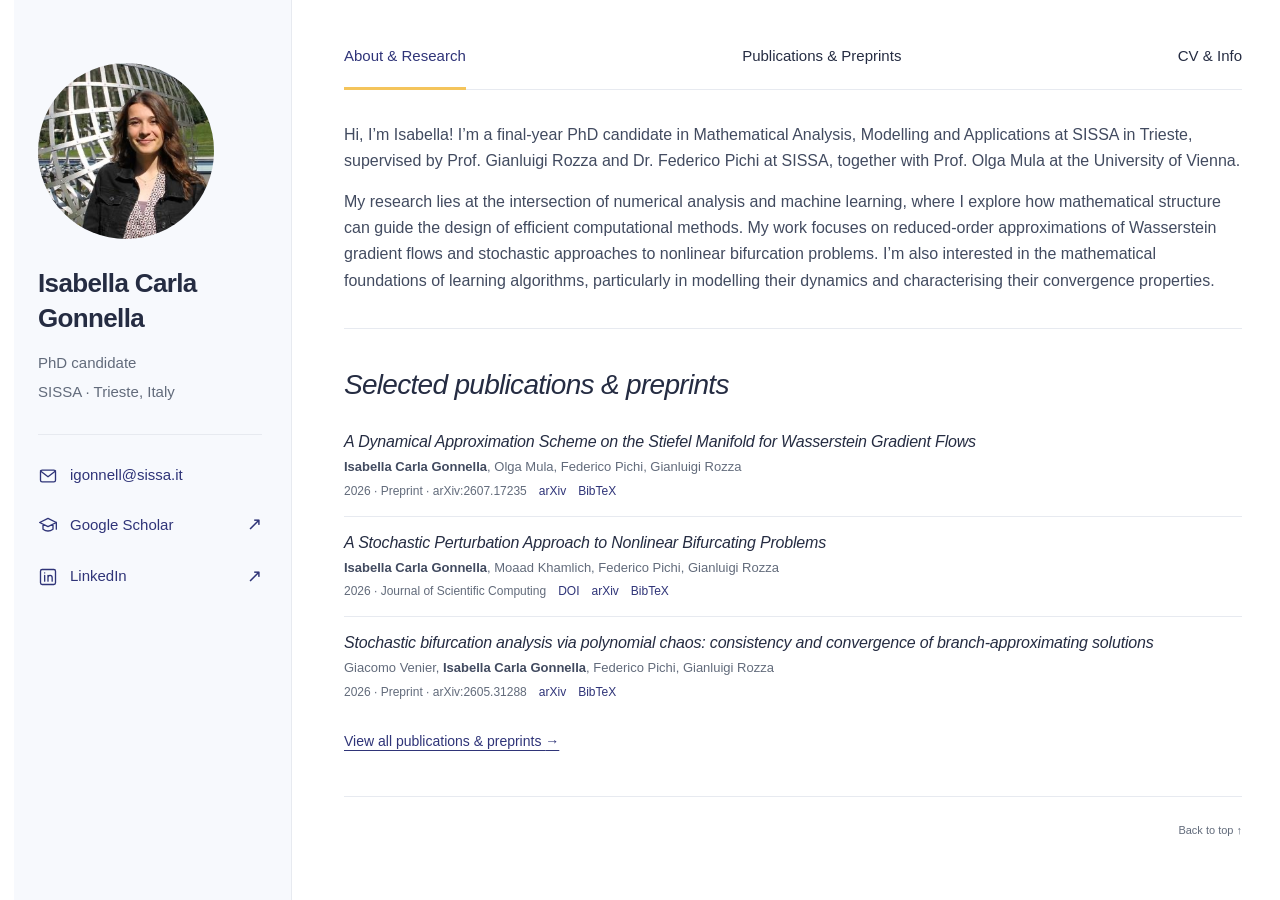
<file: index.html>
<!doctype html>
<html lang="en">
<head>
  <meta charset="utf-8">
  <meta name="viewport" content="width=device-width, initial-scale=1">
  <meta name="color-scheme" content="light">
  <title>Isabella Carla Gonnella | Numerical Analysis &amp; Machine Learning</title>
  <meta name="description" content="PhD candidate at SISSA working at the intersection of numerical analysis and machine learning, with a focus on gradient flows, model order reduction and the mathematical foundations of learning algorithms.">
  <link rel="canonical" href="https://icgonnella.github.io/">
  <meta property="og:type" content="website">
  <meta property="og:title" content="Isabella Carla Gonnella | Numerical Analysis &amp; Machine Learning">
  <meta property="og:description" content="PhD candidate at SISSA working at the intersection of numerical analysis and machine learning, with a focus on gradient flows, model order reduction and the mathematical foundations of learning algorithms.">
  <meta property="og:url" content="https://icgonnella.github.io/">
  <meta property="og:image" content="https://icgonnella.github.io/img/IMG_4990.JPG">
  <meta property="og:image:alt" content="Isabella Carla Gonnella">
  <link rel="icon" href="assets/favicon.svg" type="image/svg+xml">
  <link rel="stylesheet" href="assets/styles.css">
  <script src="assets/site.js" defer></script>
  <script type="application/ld+json">{"@context": "https://schema.org", "@type": "Person", "name": "Isabella Carla Gonnella", "url": "https://icgonnella.github.io/", "jobTitle": "PhD candidate", "description": "PhD candidate at SISSA working at the intersection of numerical analysis and machine learning, with a focus on gradient flows, model order reduction and the mathematical foundations of learning algorithms.", "affiliation": {"@type": "Organization", "name": "SISSA"}, "image": "https://icgonnella.github.io/img/IMG_4990.JPG", "sameAs": ["https://scholar.google.com/citations?user=Lejdc3QAAAAJ", "https://www.linkedin.com/in/isabella-carla-gonnella-225a92213/"]}</script>
</head>
<body>
  <a class="skip-link" href="#main">Skip to content</a>
  <div class="site-layout">
    <aside class="sidebar" aria-label="Profile">
      <div class="profile">
        <img class="portrait" src="img/IMG_4990.JPG" alt="Isabella Carla Gonnella" width="176" height="176" fetchpriority="high">
        <div class="identity">
          <h1>Isabella Carla<br>Gonnella</h1>
          <p class="role">PhD candidate</p>
          <p class="affiliation"><a href="https://www.sissa.it/">SISSA</a> · Trieste, Italy</p>
        </div>
      </div>
      <nav class="profile-links" aria-label="Email and academic profiles">
        <a class="sidebar-email" href="mailto:igonnell@sissa.it"><svg viewBox="0 0 24 24" aria-hidden="true"><rect x="3" y="5" width="18" height="14" rx="2"/><path d="m3 6 9 7 9-7"/></svg><span>igonnell@sissa.it</span></a>
        <a href="https://scholar.google.com/citations?user=Lejdc3QAAAAJ"><svg viewBox="0 0 24 24" aria-hidden="true"><path d="m2 9 10-5 10 5-10 5-10-5Zm4 2v6c4 3 8 3 12 0v-6M22 9v8"/></svg><span>Google Scholar</span><span class="external" aria-hidden="true">↗</span></a>
        <a href="https://www.linkedin.com/in/isabella-carla-gonnella-225a92213/"><svg viewBox="0 0 24 24" aria-hidden="true"><rect x="3" y="3" width="18" height="18" rx="2"/><path d="M8 10v7m0-10v.1M12 17v-7m0 3c0-4 5-4 5 0v4"/></svg><span>LinkedIn</span><span class="external" aria-hidden="true">↗</span></a>
      </nav>
    </aside>
    <div class="content-column">
      <nav class="main-nav" aria-label="Main navigation">
        <a href="#about" aria-current="location">About &amp; Research</a>
<a href="publications.html">Publications &amp; Preprints</a>
<a href="cv.html">CV &amp; Info</a>
      </nav>
      <main id="main">
        <section class="about-section" id="about" aria-labelledby="about-title">
  <h2 id="about-title" class="visually-hidden">About &amp; Research</h2>
  <p>Hi, I’m Isabella! I’m a final-year PhD candidate in Mathematical Analysis, Modelling and Applications at SISSA in Trieste, supervised by Prof. Gianluigi Rozza and Dr. Federico Pichi at SISSA, together with Prof. Olga Mula at the University of Vienna.</p>
<p>My research lies at the intersection of numerical analysis and machine learning, where I explore how mathematical structure can guide the design of efficient computational methods. My work focuses on reduced-order approximations of Wasserstein gradient flows and stochastic approaches to nonlinear bifurcation problems. I’m also interested in the mathematical foundations of learning algorithms, particularly in modelling their dynamics and characterising their convergence properties.</p>
</section>
<section class="content-section publications-section" id="publications" aria-labelledby="publications-title">
  <div class="section-heading"><h2 id="publications-title">Selected publications &amp; preprints</h2></div>
  <ol class="paper-list" aria-label="Selected publications and preprints"><li class="paper">
      <article aria-labelledby="title-gonnella2026wasserstein">
        <h3 id="title-gonnella2026wasserstein"><a href="https://doi.org/10.48550/arXiv.2607.17235">A Dynamical Approximation Scheme on the Stiefel Manifold for Wasserstein Gradient Flows</a></h3>
        <p class="paper-authors"><strong>Isabella Carla Gonnella</strong>, Olga Mula, Federico Pichi, Gianluigi Rozza</p>
        <div class="paper-meta">
          <p class="paper-venue">2026 · Preprint · arXiv:2607.17235</p>
          <div class="paper-actions"><a href="https://arxiv.org/abs/2607.17235">arXiv</a>
          <details class="citation"><summary>BibTeX<span class="visually-hidden"> for A Dynamical Approximation Scheme on the Stiefel Manifold for Wasserstein Gradient Flows</span></summary>
            <div class="citation-panel"><pre><code id="bib-gonnella2026wasserstein">@misc{gonnella2026wasserstein,
  title = {{A Dynamical Approximation Scheme on the Stiefel Manifold for Wasserstein Gradient Flows}},
  author = {Isabella Carla Gonnella and Olga Mula and Federico Pichi and Gianluigi Rozza},
  year = {2026},
  doi = {10.48550/arXiv.2607.17235},
  eprint = {2607.17235},
  archivePrefix = {arXiv},
  primaryClass = {math.NA}
}
</code></pre>
              <div class="citation-tools"><button type="button" class="copy-citation" data-copy="bib-gonnella2026wasserstein" hidden>Copy citation</button><a href="files/gonnella2026wasserstein.bib" download>Download .bib</a></div>
            </div>
          </details>
          </div>
        </div>
      </article>
    </li>
<li class="paper">
      <article aria-labelledby="title-gonnella2026stochastic">
        <h3 id="title-gonnella2026stochastic"><a href="https://doi.org/10.1007/s10915-026-03338-0">A Stochastic Perturbation Approach to Nonlinear Bifurcating Problems</a></h3>
        <p class="paper-authors"><strong>Isabella Carla Gonnella</strong>, Moaad Khamlich, Federico Pichi, Gianluigi Rozza</p>
        <div class="paper-meta">
          <p class="paper-venue">2026 · Journal of Scientific Computing</p>
          <div class="paper-actions"><a href="https://doi.org/10.1007/s10915-026-03338-0">DOI<span class="visually-hidden"> for A Stochastic Perturbation Approach to Nonlinear Bifurcating Problems</span></a><a href="https://arxiv.org/abs/2402.16803">arXiv</a>
          <details class="citation"><summary>BibTeX<span class="visually-hidden"> for A Stochastic Perturbation Approach to Nonlinear Bifurcating Problems</span></summary>
            <div class="citation-panel"><pre><code id="bib-gonnella2026stochastic">@article{gonnella2026stochastic,
  title = {{A Stochastic Perturbation Approach to Nonlinear Bifurcating Problems}},
  author = {Isabella Carla Gonnella and Moaad Khamlich and Federico Pichi and Gianluigi Rozza},
  year = {2026},
  journal = {Journal of Scientific Computing},
  volume = {108},
  number = {1},
  pages = {20},
  doi = {10.1007/s10915-026-03338-0},
  eprint = {2402.16803},
  archivePrefix = {arXiv},
  primaryClass = {math.NA}
}
</code></pre>
              <div class="citation-tools"><button type="button" class="copy-citation" data-copy="bib-gonnella2026stochastic" hidden>Copy citation</button><a href="files/gonnella2026stochastic.bib" download>Download .bib</a></div>
            </div>
          </details>
          </div>
        </div>
      </article>
    </li>
<li class="paper">
      <article aria-labelledby="title-venier2026bifurcation">
        <h3 id="title-venier2026bifurcation"><a href="https://doi.org/10.48550/arXiv.2605.31288">Stochastic bifurcation analysis via polynomial chaos: consistency and convergence of branch-approximating solutions</a></h3>
        <p class="paper-authors">Giacomo Venier, <strong>Isabella Carla Gonnella</strong>, Federico Pichi, Gianluigi Rozza</p>
        <div class="paper-meta">
          <p class="paper-venue">2026 · Preprint · arXiv:2605.31288</p>
          <div class="paper-actions"><a href="https://arxiv.org/abs/2605.31288">arXiv</a>
          <details class="citation"><summary>BibTeX<span class="visually-hidden"> for Stochastic bifurcation analysis via polynomial chaos: consistency and convergence of branch-approximating solutions</span></summary>
            <div class="citation-panel"><pre><code id="bib-venier2026bifurcation">@misc{venier2026bifurcation,
  title = {{Stochastic bifurcation analysis via polynomial chaos: consistency and convergence of branch-approximating solutions}},
  author = {Giacomo Venier and Isabella Carla Gonnella and Federico Pichi and Gianluigi Rozza},
  year = {2026},
  doi = {10.48550/arXiv.2605.31288},
  eprint = {2605.31288},
  archivePrefix = {arXiv},
  primaryClass = {math.NA}
}
</code></pre>
              <div class="citation-tools"><button type="button" class="copy-citation" data-copy="bib-venier2026bifurcation" hidden>Copy citation</button><a href="files/venier2026bifurcation.bib" download>Download .bib</a></div>
            </div>
          </details>
          </div>
        </div>
      </article>
    </li></ol>
  <p class="all-publications-link"><a href="publications.html">View all publications &amp; preprints <span aria-hidden="true">→</span></a></p>
</section>

      </main>
      <footer class="site-footer"><a href="#about">Back to top <span aria-hidden="true">↑</span></a></footer>
    </div>
  </div>
  <p id="copy-status" class="visually-hidden" role="status" aria-live="polite"></p>
</body>
</html>
</file>
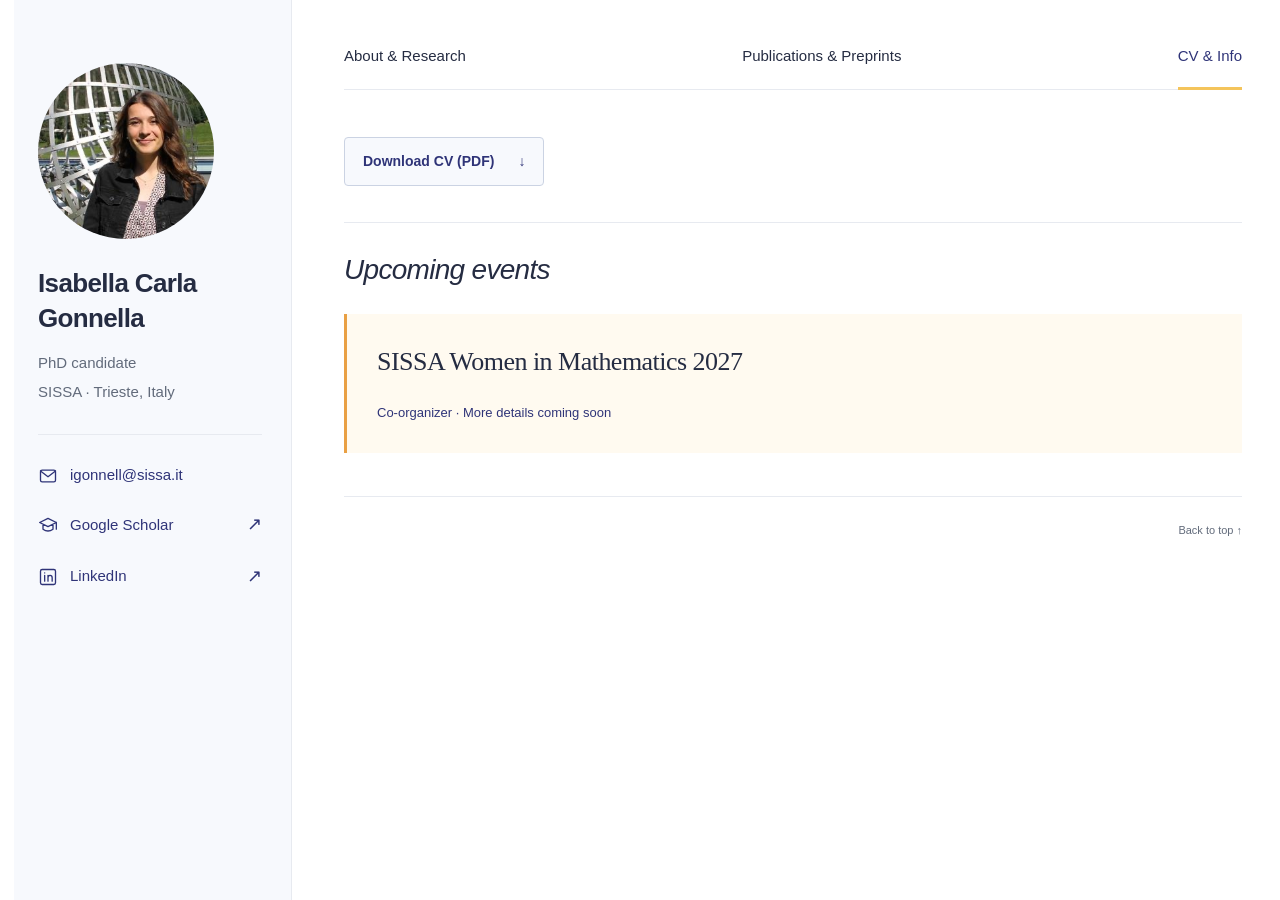
<file: cv.html>
<!doctype html>
<html lang="en">
<head>
  <meta charset="utf-8">
  <meta name="viewport" content="width=device-width, initial-scale=1">
  <meta name="color-scheme" content="light">
  <title>CV &amp; Info | Isabella Carla Gonnella</title>
  <meta name="description" content="PhD candidate at SISSA working at the intersection of numerical analysis and machine learning, with a focus on gradient flows, model order reduction and the mathematical foundations of learning algorithms.">
  <link rel="canonical" href="https://icgonnella.github.io/cv.html">
  <meta property="og:type" content="website">
  <meta property="og:title" content="CV &amp; Info | Isabella Carla Gonnella">
  <meta property="og:description" content="PhD candidate at SISSA working at the intersection of numerical analysis and machine learning, with a focus on gradient flows, model order reduction and the mathematical foundations of learning algorithms.">
  <meta property="og:url" content="https://icgonnella.github.io/cv.html">
  <meta property="og:image" content="https://icgonnella.github.io/img/IMG_4990.JPG">
  <meta property="og:image:alt" content="Isabella Carla Gonnella">
  <link rel="icon" href="assets/favicon.svg" type="image/svg+xml">
  <link rel="stylesheet" href="assets/styles.css">
  <script src="assets/site.js" defer></script>
  <script type="application/ld+json">{"@context": "https://schema.org", "@type": "Person", "name": "Isabella Carla Gonnella", "url": "https://icgonnella.github.io/", "jobTitle": "PhD candidate", "description": "PhD candidate at SISSA working at the intersection of numerical analysis and machine learning, with a focus on gradient flows, model order reduction and the mathematical foundations of learning algorithms.", "affiliation": {"@type": "Organization", "name": "SISSA"}, "image": "https://icgonnella.github.io/img/IMG_4990.JPG", "sameAs": ["https://scholar.google.com/citations?user=Lejdc3QAAAAJ", "https://www.linkedin.com/in/isabella-carla-gonnella-225a92213/"]}</script>
</head>
<body>
  <a class="skip-link" href="#main">Skip to content</a>
  <div class="site-layout">
    <aside class="sidebar" aria-label="Profile">
      <div class="profile">
        <img class="portrait" src="img/IMG_4990.JPG" alt="Isabella Carla Gonnella" width="176" height="176" fetchpriority="high">
        <div class="identity">
          <h1>Isabella Carla<br>Gonnella</h1>
          <p class="role">PhD candidate</p>
          <p class="affiliation"><a href="https://www.sissa.it/">SISSA</a> · Trieste, Italy</p>
        </div>
      </div>
      <nav class="profile-links" aria-label="Email and academic profiles">
        <a class="sidebar-email" href="mailto:igonnell@sissa.it"><svg viewBox="0 0 24 24" aria-hidden="true"><rect x="3" y="5" width="18" height="14" rx="2"/><path d="m3 6 9 7 9-7"/></svg><span>igonnell@sissa.it</span></a>
        <a href="https://scholar.google.com/citations?user=Lejdc3QAAAAJ"><svg viewBox="0 0 24 24" aria-hidden="true"><path d="m2 9 10-5 10 5-10 5-10-5Zm4 2v6c4 3 8 3 12 0v-6M22 9v8"/></svg><span>Google Scholar</span><span class="external" aria-hidden="true">↗</span></a>
        <a href="https://www.linkedin.com/in/isabella-carla-gonnella-225a92213/"><svg viewBox="0 0 24 24" aria-hidden="true"><rect x="3" y="3" width="18" height="18" rx="2"/><path d="M8 10v7m0-10v.1M12 17v-7m0 3c0-4 5-4 5 0v4"/></svg><span>LinkedIn</span><span class="external" aria-hidden="true">↗</span></a>
      </nav>
    </aside>
    <div class="content-column">
      <nav class="main-nav" aria-label="Main navigation">
        <a href="index.html#about">About &amp; Research</a>
<a href="publications.html">Publications &amp; Preprints</a>
<a href="cv.html" aria-current="page">CV &amp; Info</a>
      </nav>
      <main id="main">
        <section class="content-section cv-page" id="cv" aria-label="CV and information">
  <a class="cv-download-link" href="Gonnella_CV_05032026.pdf" download="Isabella-Carla-Gonnella-CV.pdf">Download CV (PDF) <span aria-hidden="true">↓</span></a>
  <section class="events-section" id="events" aria-labelledby="events-title">
    <h2 id="events-title">Upcoming events</h2>
    <div class="event-list"><article class="event-announcement"><h3>SISSA Women in Mathematics 2027</h3><p class="event-status">Co-organizer · More details coming soon</p></article></div>
  </section>
</section>

      </main>
      <footer class="site-footer"><a href="#cv">Back to top <span aria-hidden="true">↑</span></a></footer>
    </div>
  </div>
  <p id="copy-status" class="visually-hidden" role="status" aria-live="polite"></p>
</body>
</html>
</file>
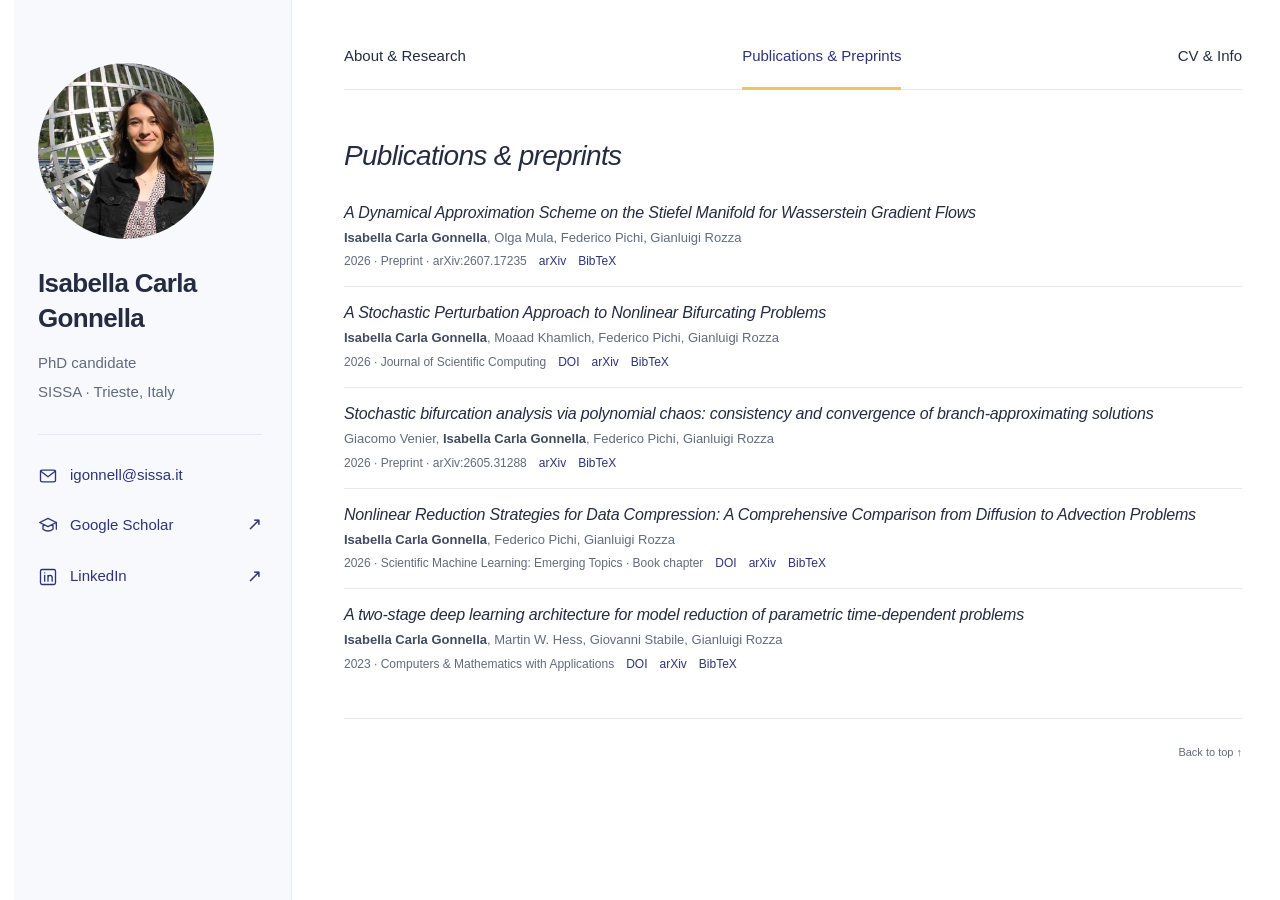
<file: publications.html>
<!doctype html>
<html lang="en">
<head>
  <meta charset="utf-8">
  <meta name="viewport" content="width=device-width, initial-scale=1">
  <meta name="color-scheme" content="light">
  <title>Publications &amp; preprints | Isabella Carla Gonnella</title>
  <meta name="description" content="PhD candidate at SISSA working at the intersection of numerical analysis and machine learning, with a focus on gradient flows, model order reduction and the mathematical foundations of learning algorithms.">
  <link rel="canonical" href="https://icgonnella.github.io/publications.html">
  <meta property="og:type" content="website">
  <meta property="og:title" content="Publications &amp; preprints | Isabella Carla Gonnella">
  <meta property="og:description" content="PhD candidate at SISSA working at the intersection of numerical analysis and machine learning, with a focus on gradient flows, model order reduction and the mathematical foundations of learning algorithms.">
  <meta property="og:url" content="https://icgonnella.github.io/publications.html">
  <meta property="og:image" content="https://icgonnella.github.io/img/IMG_4990.JPG">
  <meta property="og:image:alt" content="Isabella Carla Gonnella">
  <link rel="icon" href="assets/favicon.svg" type="image/svg+xml">
  <link rel="stylesheet" href="assets/styles.css">
  <script src="assets/site.js" defer></script>
  <script type="application/ld+json">{"@context": "https://schema.org", "@type": "Person", "name": "Isabella Carla Gonnella", "url": "https://icgonnella.github.io/", "jobTitle": "PhD candidate", "description": "PhD candidate at SISSA working at the intersection of numerical analysis and machine learning, with a focus on gradient flows, model order reduction and the mathematical foundations of learning algorithms.", "affiliation": {"@type": "Organization", "name": "SISSA"}, "image": "https://icgonnella.github.io/img/IMG_4990.JPG", "sameAs": ["https://scholar.google.com/citations?user=Lejdc3QAAAAJ", "https://www.linkedin.com/in/isabella-carla-gonnella-225a92213/"]}</script>
</head>
<body>
  <a class="skip-link" href="#main">Skip to content</a>
  <div class="site-layout">
    <aside class="sidebar" aria-label="Profile">
      <div class="profile">
        <img class="portrait" src="img/IMG_4990.JPG" alt="Isabella Carla Gonnella" width="176" height="176" fetchpriority="high">
        <div class="identity">
          <h1>Isabella Carla<br>Gonnella</h1>
          <p class="role">PhD candidate</p>
          <p class="affiliation"><a href="https://www.sissa.it/">SISSA</a> · Trieste, Italy</p>
        </div>
      </div>
      <nav class="profile-links" aria-label="Email and academic profiles">
        <a class="sidebar-email" href="mailto:igonnell@sissa.it"><svg viewBox="0 0 24 24" aria-hidden="true"><rect x="3" y="5" width="18" height="14" rx="2"/><path d="m3 6 9 7 9-7"/></svg><span>igonnell@sissa.it</span></a>
        <a href="https://scholar.google.com/citations?user=Lejdc3QAAAAJ"><svg viewBox="0 0 24 24" aria-hidden="true"><path d="m2 9 10-5 10 5-10 5-10-5Zm4 2v6c4 3 8 3 12 0v-6M22 9v8"/></svg><span>Google Scholar</span><span class="external" aria-hidden="true">↗</span></a>
        <a href="https://www.linkedin.com/in/isabella-carla-gonnella-225a92213/"><svg viewBox="0 0 24 24" aria-hidden="true"><rect x="3" y="3" width="18" height="18" rx="2"/><path d="M8 10v7m0-10v.1M12 17v-7m0 3c0-4 5-4 5 0v4"/></svg><span>LinkedIn</span><span class="external" aria-hidden="true">↗</span></a>
      </nav>
    </aside>
    <div class="content-column">
      <nav class="main-nav" aria-label="Main navigation">
        <a href="index.html#about">About &amp; Research</a>
<a href="publications.html" aria-current="page">Publications &amp; Preprints</a>
<a href="cv.html">CV &amp; Info</a>
      </nav>
      <main id="main">
        <section class="content-section publications-page" id="publications" aria-labelledby="publications-title">
  <div class="section-heading"><h2 id="publications-title">Publications &amp; preprints</h2></div>
  <ol class="paper-list" aria-label="Publications and preprints, newest first"><li class="paper">
      <article aria-labelledby="title-gonnella2026wasserstein">
        <h3 id="title-gonnella2026wasserstein"><a href="https://doi.org/10.48550/arXiv.2607.17235">A Dynamical Approximation Scheme on the Stiefel Manifold for Wasserstein Gradient Flows</a></h3>
        <p class="paper-authors"><strong>Isabella Carla Gonnella</strong>, Olga Mula, Federico Pichi, Gianluigi Rozza</p>
        <div class="paper-meta">
          <p class="paper-venue">2026 · Preprint · arXiv:2607.17235</p>
          <div class="paper-actions"><a href="https://arxiv.org/abs/2607.17235">arXiv</a>
          <details class="citation"><summary>BibTeX<span class="visually-hidden"> for A Dynamical Approximation Scheme on the Stiefel Manifold for Wasserstein Gradient Flows</span></summary>
            <div class="citation-panel"><pre><code id="bib-gonnella2026wasserstein">@misc{gonnella2026wasserstein,
  title = {{A Dynamical Approximation Scheme on the Stiefel Manifold for Wasserstein Gradient Flows}},
  author = {Isabella Carla Gonnella and Olga Mula and Federico Pichi and Gianluigi Rozza},
  year = {2026},
  doi = {10.48550/arXiv.2607.17235},
  eprint = {2607.17235},
  archivePrefix = {arXiv},
  primaryClass = {math.NA}
}
</code></pre>
              <div class="citation-tools"><button type="button" class="copy-citation" data-copy="bib-gonnella2026wasserstein" hidden>Copy citation</button><a href="files/gonnella2026wasserstein.bib" download>Download .bib</a></div>
            </div>
          </details>
          </div>
        </div>
      </article>
    </li>
<li class="paper">
      <article aria-labelledby="title-gonnella2026stochastic">
        <h3 id="title-gonnella2026stochastic"><a href="https://doi.org/10.1007/s10915-026-03338-0">A Stochastic Perturbation Approach to Nonlinear Bifurcating Problems</a></h3>
        <p class="paper-authors"><strong>Isabella Carla Gonnella</strong>, Moaad Khamlich, Federico Pichi, Gianluigi Rozza</p>
        <div class="paper-meta">
          <p class="paper-venue">2026 · Journal of Scientific Computing</p>
          <div class="paper-actions"><a href="https://doi.org/10.1007/s10915-026-03338-0">DOI<span class="visually-hidden"> for A Stochastic Perturbation Approach to Nonlinear Bifurcating Problems</span></a><a href="https://arxiv.org/abs/2402.16803">arXiv</a>
          <details class="citation"><summary>BibTeX<span class="visually-hidden"> for A Stochastic Perturbation Approach to Nonlinear Bifurcating Problems</span></summary>
            <div class="citation-panel"><pre><code id="bib-gonnella2026stochastic">@article{gonnella2026stochastic,
  title = {{A Stochastic Perturbation Approach to Nonlinear Bifurcating Problems}},
  author = {Isabella Carla Gonnella and Moaad Khamlich and Federico Pichi and Gianluigi Rozza},
  year = {2026},
  journal = {Journal of Scientific Computing},
  volume = {108},
  number = {1},
  pages = {20},
  doi = {10.1007/s10915-026-03338-0},
  eprint = {2402.16803},
  archivePrefix = {arXiv},
  primaryClass = {math.NA}
}
</code></pre>
              <div class="citation-tools"><button type="button" class="copy-citation" data-copy="bib-gonnella2026stochastic" hidden>Copy citation</button><a href="files/gonnella2026stochastic.bib" download>Download .bib</a></div>
            </div>
          </details>
          </div>
        </div>
      </article>
    </li>
<li class="paper">
      <article aria-labelledby="title-venier2026bifurcation">
        <h3 id="title-venier2026bifurcation"><a href="https://doi.org/10.48550/arXiv.2605.31288">Stochastic bifurcation analysis via polynomial chaos: consistency and convergence of branch-approximating solutions</a></h3>
        <p class="paper-authors">Giacomo Venier, <strong>Isabella Carla Gonnella</strong>, Federico Pichi, Gianluigi Rozza</p>
        <div class="paper-meta">
          <p class="paper-venue">2026 · Preprint · arXiv:2605.31288</p>
          <div class="paper-actions"><a href="https://arxiv.org/abs/2605.31288">arXiv</a>
          <details class="citation"><summary>BibTeX<span class="visually-hidden"> for Stochastic bifurcation analysis via polynomial chaos: consistency and convergence of branch-approximating solutions</span></summary>
            <div class="citation-panel"><pre><code id="bib-venier2026bifurcation">@misc{venier2026bifurcation,
  title = {{Stochastic bifurcation analysis via polynomial chaos: consistency and convergence of branch-approximating solutions}},
  author = {Giacomo Venier and Isabella Carla Gonnella and Federico Pichi and Gianluigi Rozza},
  year = {2026},
  doi = {10.48550/arXiv.2605.31288},
  eprint = {2605.31288},
  archivePrefix = {arXiv},
  primaryClass = {math.NA}
}
</code></pre>
              <div class="citation-tools"><button type="button" class="copy-citation" data-copy="bib-venier2026bifurcation" hidden>Copy citation</button><a href="files/venier2026bifurcation.bib" download>Download .bib</a></div>
            </div>
          </details>
          </div>
        </div>
      </article>
    </li>
<li class="paper">
      <article aria-labelledby="title-gonnella2026nonlinear">
        <h3 id="title-gonnella2026nonlinear"><a href="https://doi.org/10.1007/978-3-032-11527-0_9">Nonlinear Reduction Strategies for Data Compression: A Comprehensive Comparison from Diffusion to Advection Problems</a></h3>
        <p class="paper-authors"><strong>Isabella Carla Gonnella</strong>, Federico Pichi, Gianluigi Rozza</p>
        <div class="paper-meta">
          <p class="paper-venue">2026 · Scientific Machine Learning: Emerging Topics · Book chapter</p>
          <div class="paper-actions"><a href="https://doi.org/10.1007/978-3-032-11527-0_9">DOI<span class="visually-hidden"> for Nonlinear Reduction Strategies for Data Compression: A Comprehensive Comparison from Diffusion to Advection Problems</span></a><a href="https://arxiv.org/abs/2501.12816">arXiv</a>
          <details class="citation"><summary>BibTeX<span class="visually-hidden"> for Nonlinear Reduction Strategies for Data Compression: A Comprehensive Comparison from Diffusion to Advection Problems</span></summary>
            <div class="citation-panel"><pre><code id="bib-gonnella2026nonlinear">@incollection{gonnella2026nonlinear,
  title = {{Nonlinear Reduction Strategies for Data Compression: A Comprehensive Comparison from Diffusion to Advection Problems}},
  author = {Isabella Carla Gonnella and Federico Pichi and Gianluigi Rozza},
  year = {2026},
  booktitle = {Scientific Machine Learning: Emerging Topics},
  volume = {42},
  pages = {177--198},
  series = {SEMA SIMAI Springer Series},
  publisher = {Springer},
  doi = {10.1007/978-3-032-11527-0_9},
  eprint = {2501.12816},
  archivePrefix = {arXiv},
  primaryClass = {math.NA}
}
</code></pre>
              <div class="citation-tools"><button type="button" class="copy-citation" data-copy="bib-gonnella2026nonlinear" hidden>Copy citation</button><a href="files/gonnella2026nonlinear.bib" download>Download .bib</a></div>
            </div>
          </details>
          </div>
        </div>
      </article>
    </li>
<li class="paper">
      <article aria-labelledby="title-gonnella2023deep">
        <h3 id="title-gonnella2023deep"><a href="https://doi.org/10.1016/j.camwa.2023.08.026">A two-stage deep learning architecture for model reduction of parametric time-dependent problems</a></h3>
        <p class="paper-authors"><strong>Isabella Carla Gonnella</strong>, Martin W. Hess, Giovanni Stabile, Gianluigi Rozza</p>
        <div class="paper-meta">
          <p class="paper-venue">2023 · Computers &amp; Mathematics with Applications</p>
          <div class="paper-actions"><a href="https://doi.org/10.1016/j.camwa.2023.08.026">DOI<span class="visually-hidden"> for A two-stage deep learning architecture for model reduction of parametric time-dependent problems</span></a><a href="https://arxiv.org/abs/2301.09926">arXiv</a>
          <details class="citation"><summary>BibTeX<span class="visually-hidden"> for A two-stage deep learning architecture for model reduction of parametric time-dependent problems</span></summary>
            <div class="citation-panel"><pre><code id="bib-gonnella2023deep">@article{gonnella2023deep,
  title = {{A two-stage deep learning architecture for model reduction of parametric time-dependent problems}},
  author = {Isabella Carla Gonnella and Martin W. Hess and Giovanni Stabile and Gianluigi Rozza},
  year = {2023},
  journal = {Computers \&amp; Mathematics with Applications},
  volume = {149},
  pages = {115--127},
  doi = {10.1016/j.camwa.2023.08.026},
  eprint = {2301.09926},
  archivePrefix = {arXiv},
  primaryClass = {math.NA}
}
</code></pre>
              <div class="citation-tools"><button type="button" class="copy-citation" data-copy="bib-gonnella2023deep" hidden>Copy citation</button><a href="files/gonnella2023deep.bib" download>Download .bib</a></div>
            </div>
          </details>
          </div>
        </div>
      </article>
    </li></ol>
</section>

      </main>
      <footer class="site-footer"><a href="#publications">Back to top <span aria-hidden="true">↑</span></a></footer>
    </div>
  </div>
  <p id="copy-status" class="visually-hidden" role="status" aria-live="polite"></p>
</body>
</html>
</file>
<file: assets/styles.css>
:root {
  color-scheme: light;
  --ink: #252c42;
  --muted: #626b7b;
  --accent: #2f3478;
  --sunshine: #f4c45b;
  --warm: #e9a044;
  --accent-hover: #252a63;
  --body-ink: #424b60;
  --sidebar: #f7f9fd;
  --event: #fffaf0;
  --line: #e7eaf0;
  --paper: #ffffff;
  --soft: #f5f7fc;
  font-family: -apple-system, BlinkMacSystemFont, "Segoe UI", Helvetica, Arial, sans-serif;
  font-synthesis: none;
  color: var(--ink);
  background: var(--paper);
  font-size: 16px;
  line-height: 1.65;
  -webkit-text-size-adjust: 100%;
}
*, *::before, *::after { box-sizing: border-box; }
body { margin: 0; }
a { color: var(--accent); text-decoration-thickness: 1px; text-underline-offset: 4px; }
a:hover { text-decoration: underline; }
a, button, summary { -webkit-tap-highlight-color: transparent; }
:focus-visible { outline: 3px solid var(--accent); outline-offset: 5px; border-radius: 2px; }
h1, h2, h3, p, ol, ul { margin: 0; }
h1, h2, h3 { line-height: 1.35; }
h1, h2 { letter-spacing: -.025em; }
button { font: inherit; }
.visually-hidden { position: absolute; width: 1px; height: 1px; padding: 0; margin: -1px; overflow: hidden; clip-path: inset(50%); white-space: nowrap; border: 0; }
.skip-link { position: absolute; top: 12px; left: 12px; transform: translateY(-180%); background: var(--paper); padding: 10px 20px; z-index: 10; }
.skip-link:focus { transform: translateY(0); }
.site-layout { --sidebar-width: 254px; --layout-padding: 38px; position: relative; isolation: isolate; min-height: 100vh; max-width: 1320px; margin: 0 auto; display: grid; grid-template-columns: var(--sidebar-width) minmax(0, 1fr); padding: 0 var(--layout-padding); gap: 52px; align-items: start; }
.site-layout::before { content: ""; position: absolute; top: 0; bottom: 0; left: calc(var(--layout-padding) - 24px); width: calc(var(--sidebar-width) + 24px); z-index: -1; background: var(--sidebar); border-right: 1px solid var(--line); }
.sidebar { isolation: isolate; position: sticky; top: 0; padding: 63px 30px 45px 0; min-height: 690px; }
.sidebar::before { content: ""; display: none; position: absolute; inset: 0 0 0 -24px; z-index: -1; background: var(--sidebar); }
.portrait { display: block; width: 176px; height: 176px; object-fit: cover; object-position: 64% 48%; border-radius: 50%; margin-bottom: 27px; }
.identity h1 { font-size: 26px; font-weight: 650; margin-bottom: 15px; }
.role { font-size: 15px; color: var(--muted); margin-bottom: 3px; }
.affiliation { color: var(--muted); font-size: 15px; line-height: 1.7; }
.affiliation a { color: inherit; text-decoration: none; }
.profile-links { display: grid; gap: 6px; border-top: 1px solid var(--line); padding-top: 20px; margin-top: 30px; }
.profile-links a { display: flex; gap: 12px; align-items: center; padding: 8px 0; font-size: 15px; text-decoration: none; }
.profile-links svg { width: 20px; height: 20px; flex-shrink: 0; fill: none; stroke: currentColor; stroke-width: 1.6; stroke-linecap: round; stroke-linejoin: round; }
.profile-links a:hover span:not(.external) { text-decoration: underline; }
.sidebar-email span { min-width: 0; overflow-wrap: anywhere; }
.external { margin-left: auto; font-size: 18px; }
.content-column { min-width: 0; }
.main-nav { display: flex; align-items: stretch; justify-content: space-between; gap: 18px; position: sticky; top: 0; background: var(--paper); z-index: 3; border-bottom: 1px solid var(--line); padding-top: 24px; }
.main-nav a { color: var(--ink); font-size: 15px; text-decoration: none; padding: 20px 0 18px; border-bottom: 3px solid transparent; margin-bottom: -1px; }
.main-nav a:hover, .main-nav a[aria-current] { color: var(--accent); border-bottom-color: var(--sunshine); }
.about-section { padding: 32px 0 34px; scroll-margin-top: 110px; }
.about-section p { font-size: 16px; line-height: 1.65; color: var(--body-ink); }
.about-section p + p { margin-top: 14px; }
.content-section { border-top: 1px solid var(--line); padding: 37px 0 43px; scroll-margin-top: 102px; }
.content-section h2 { color: var(--ink); font-size: 28px; font-weight: 400; font-style: italic; }
.section-heading { display: flex; align-items: baseline; justify-content: space-between; gap: 14px 24px; flex-wrap: wrap; }
.bibliography-download { font-size: 12px; white-space: nowrap; text-decoration: none; }
.publications-page { border-top: 0; padding-top: 47px; }
.cv-page { border-top: 0; padding-top: 47px; }
.events-section { margin-top: 36px; padding-top: 28px; border-top: 1px solid var(--line); }
.cv-download-link { display: inline-flex; align-items: center; gap: 24px; padding: 12px 18px; color: var(--accent); background: var(--sidebar); border: 1px solid #cbd3e3; border-radius: 4px; text-decoration: none; font-size: 14px; font-weight: 600; }
.cv-download-link:hover { color: var(--accent-hover); background: #edf1f8; border-color: var(--accent); text-decoration: none; }
.event-list { margin-top: 25px; }
.event-announcement { padding: 30px; border-left: 3px solid var(--warm); background: var(--event); }
.event-announcement + .event-announcement { margin-top: 20px; }
.event-announcement h3 { font-family: Georgia, "Times New Roman", serif; font-size: 26px; font-weight: 400; font-style: normal; letter-spacing: -.02em; }
.event-status { margin-top: 23px; font-size: 13px; color: var(--accent); }
.publications-section .paper-list, .publications-page .paper-list { margin-top: 12px; }
.all-publications-link { margin-top: 27px; font-size: 14px; }
.paper-list { list-style: none; padding: 0; }
.paper { padding: 14px 0; border-bottom: 1px solid var(--line); }
.paper-list .paper:last-child { border-bottom: 0; padding-bottom: 0; }
.paper h3 { font-size: 16px; line-height: 1.45; letter-spacing: -.012em; font-weight: 400; font-style: italic; margin: 0 0 4px; }
.paper h3 a { color: var(--ink); text-decoration: none; }
.paper h3 a:hover { color: var(--accent); text-decoration: underline; }
.paper-authors { font-size: 13px; color: var(--muted); line-height: 1.5; }
.paper-authors strong { font-weight: 600; color: var(--body-ink); }
.paper-meta { display: flex; flex-wrap: wrap; align-items: baseline; gap: 0 12px; margin-top: 3px; font-size: 12px; line-height: 1.5; }
.paper-venue { color: var(--muted); }
.paper-actions { display: flex; flex: 0 0 auto; flex-wrap: wrap; align-items: baseline; gap: 0 12px; max-width: 100%; }
.paper-actions:has(.citation[open]) { flex-basis: 100%; }
.paper-actions > a { padding: 2px 0; text-decoration: none; white-space: nowrap; }
.paper-actions > a:hover { text-decoration: underline; }
.citation { display: contents; }
.citation summary { color: var(--accent); cursor: pointer; padding: 2px 0; list-style: none; white-space: nowrap; }
.citation summary::-webkit-details-marker { display: none; }
.citation-panel { flex-basis: 100%; min-width: 0; padding: 18px; margin-top: 12px; background: var(--soft); border-radius: 4px; }
.citation pre { margin: 0; white-space: pre-wrap; overflow-wrap: anywhere; font-size: 12px; line-height: 1.65; color: var(--body-ink); }
.citation-tools { display: flex; align-items: center; gap: 20px; margin-top: 13px; }
.copy-citation { font-size: 12px; padding: 5px 10px; background: var(--paper); color: var(--accent); border: 1px solid var(--line); border-radius: 3px; cursor: pointer; }
.copy-citation[hidden] { display: none; }
.copy-citation:hover { border-color: var(--accent); }
.subheading { font-size: 17px; font-weight: 400; font-style: italic; margin: 29px 0 18px; }
.timeline { list-style: none; padding: 0; }
.timeline li { display: grid; grid-template-columns: 112px minmax(0, 1fr); gap: 20px; margin-top: 21px; }
.timeline li:first-child { margin-top: 0; }
.timeline-date { color: var(--muted); font-size: 13px; padding-top: 2px; }
.timeline h4 { margin: 0 0 4px; font-size: 15px; line-height: 1.5; font-weight: 550; }
.timeline h4 a { color: var(--ink); text-decoration: none; }
.timeline h4 a:hover { color: var(--accent); text-decoration: underline; }
.timeline p { font-size: 13px; line-height: 1.7; color: var(--muted); }
.site-footer { border-top: 1px solid var(--line); display: flex; justify-content: flex-end; gap: 20px; flex-wrap: wrap; padding: 24px 0 32px; font-size: 11px; color: var(--muted); }
.site-footer a { color: var(--muted); text-decoration: none; }
@media (min-width: 1500px) { .site-layout { --layout-padding: 24px; gap: 66px; } }
@media (max-width: 1050px) {
  .site-layout { --sidebar-width: 208px; --layout-padding: 28px; gap: 34px; }
  .sidebar { padding-right: 24px; }
  .portrait { width: 152px; height: 152px; }
  .identity h1 { font-size: 24px; }
  .main-nav { gap: 12px; }
  .main-nav a { font-size: 13px; }
  .content-section h2 { font-size: 25px; }
}
@media (max-width: 760px) {
  .site-layout { display: block; padding: 0 24px; max-width: 650px; }
  .site-layout::before { display: none; }
  .sidebar { position: relative; min-height: 0; border-right: 0; padding: 34px 0 0; }
  .sidebar::before { display: block; inset: 0 -24px; }
  .profile { display: flex; align-items: center; gap: 24px; }
  .portrait { width: 116px; height: 116px; margin-bottom: 0; flex-shrink: 0; }
  .identity h1 { font-size: 23px; margin-bottom: 8px; }
  .role, .affiliation { font-size: 13px; }
  .profile-links { display: flex; flex-wrap: wrap; gap: 4px 25px; margin-top: 19px; padding: 0 0 16px; border-top: 0; }
  .profile-links .sidebar-email { flex-basis: 100%; }
  .profile-links a { font-size: 13px; gap: 9px; }
  .profile-links svg { width: 18px; height: 18px; }
  .external { font-size: 16px; }
  .main-nav { padding-top: 0; display: grid; grid-template-columns: 1fr 1fr; gap: 0 20px; }
  .main-nav a:last-child { grid-column: 1 / -1; }
  .main-nav a { font-size: 13px; padding: 16px 0 14px; }
  .about-section { padding: 26px 0 28px; scroll-margin-top: 150px; }
  .about-section p { font-size: 15.5px; }
  .content-section { padding: 29px 0 34px; scroll-margin-top: 150px; }
  .event-announcement { padding: 23px; }
  .event-announcement h3 { font-size: 23px; }
  .content-section h2 { font-size: 25px; }
  .paper h3 { font-size: 16px; }
  .paper { padding: 14px 0; }
  .timeline li { grid-template-columns: 97px minmax(0, 1fr); gap: 16px; }
}
@media (max-width: 410px) {
  .site-layout { padding: 0 20px; }
  .sidebar::before { inset: 0 -20px; }
  .profile { gap: 18px; }
  .portrait { width: 92px; height: 92px; }
  .identity h1 { font-size: 21px; }
  .role, .affiliation { font-size: 12px; }
  .main-nav { display: grid; grid-template-columns: 1.2fr 1fr; gap: 0 20px; }
  .main-nav a { font-size: 13px; padding: 10px 0; text-align: left; }
  .about-section, .content-section { scroll-margin-top: 145px; }
  .timeline li { grid-template-columns: 1fr; gap: 3px; }
  .content-section h2 { font-size: 24px; }
  .citation-panel { padding: 12px; }
}
@media (pointer: coarse) {
  .paper-meta { align-items: center; }
  .paper-actions > a, .citation summary { min-height: 44px; display: inline-flex; align-items: center; }
  .copy-citation { min-height: 44px; }
  .profile-links a, .main-nav a { min-height: 44px; }
}
@media print {
  :root { font-size: 11pt; --paper: #fff; --soft: #fff; --event: #fff; }
  .site-layout::before, .sidebar::before { display: none; }
  .site-layout { display: block; min-height: 0; max-width: none; padding: 0; }
  .sidebar { position: static; min-height: 0; padding: 0 0 20px; border: 0; }
  .profile { display: flex; align-items: center; gap: 20px; }
  .portrait { width: 90px; height: 90px; margin: 0; }
  .identity h1 { font-size: 21pt; }
  .identity h1 br { display: none; }
  .main-nav, .profile-links, .skip-link, .paper-actions, .bibliography-download, .site-footer { display: none; }
  .about-section { padding: 12px 0 24px; }
  .about-section p { font-size: 11pt; }
  .content-section { padding: 20px 0; }
  .content-section h2 { font-size: 17pt; }
  .paper, .timeline li { break-inside: avoid; }
  a { color: inherit; text-decoration: none; }
}
</file>
